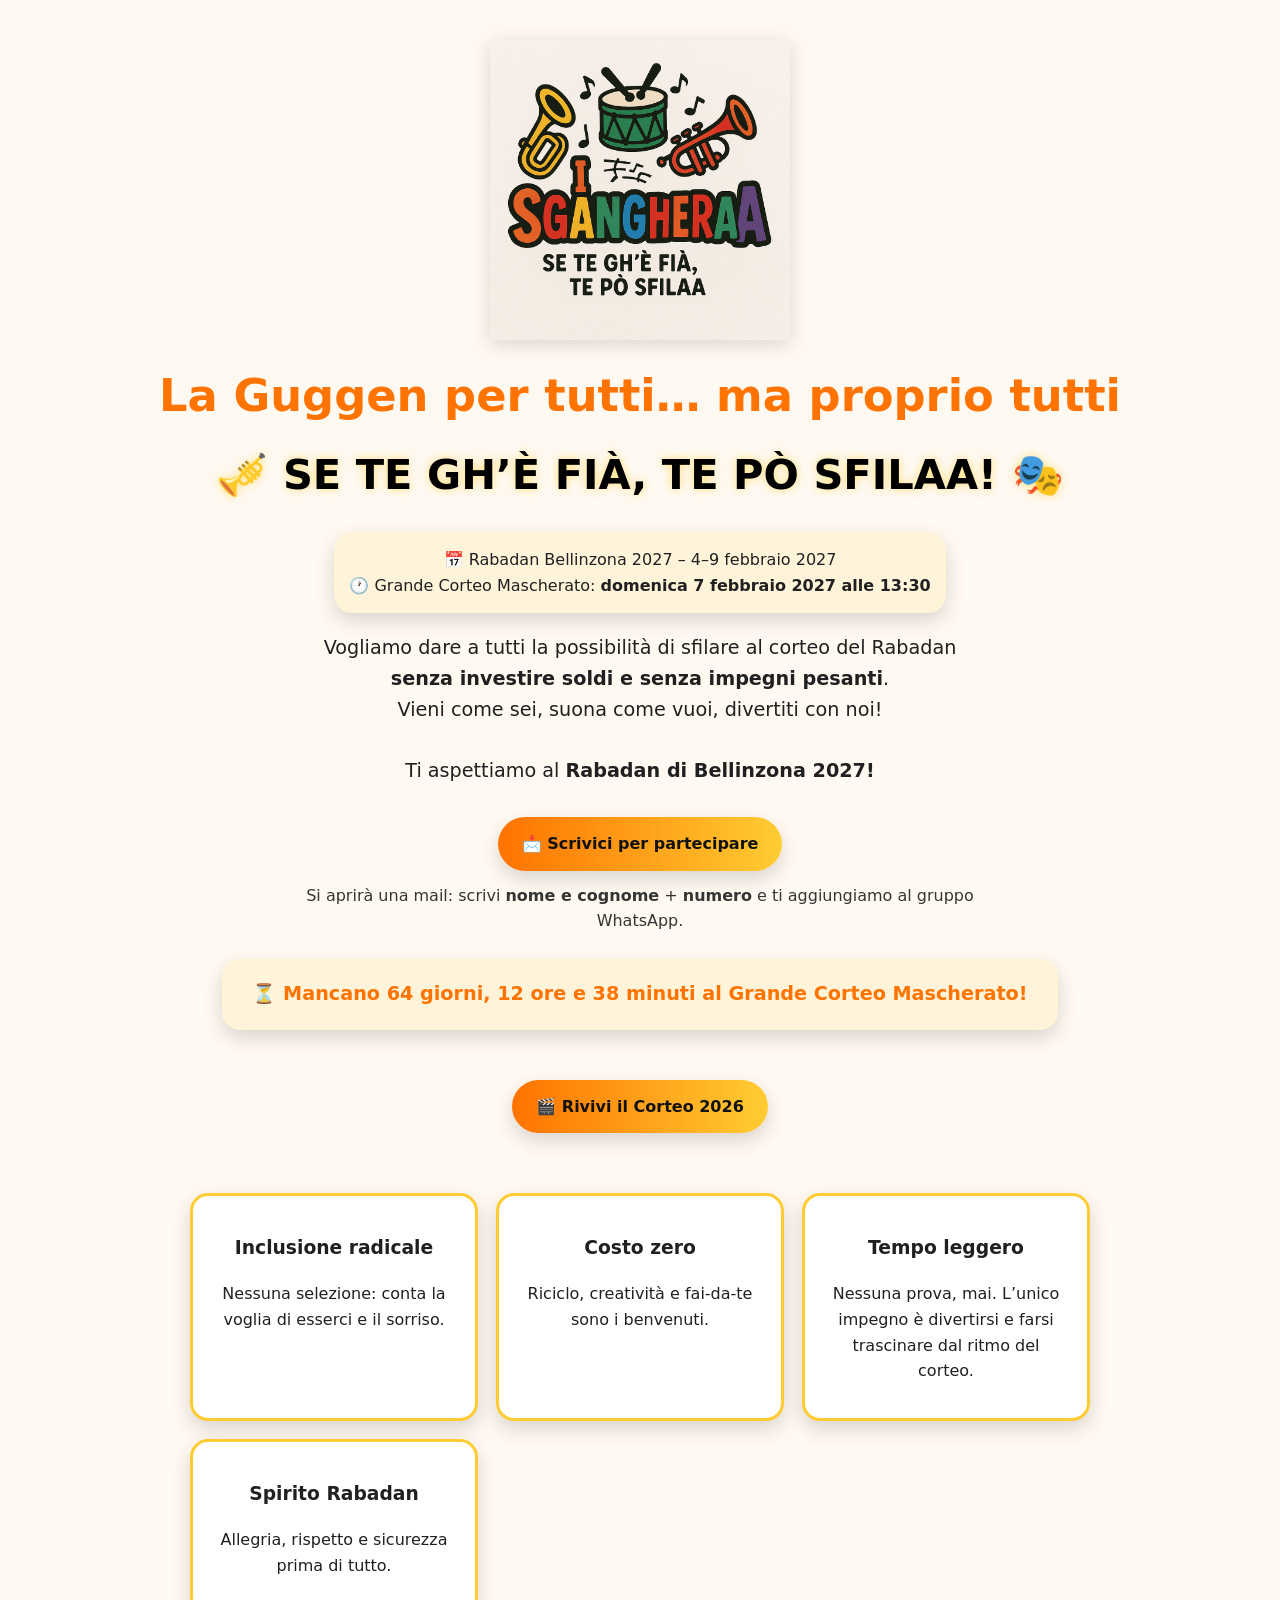
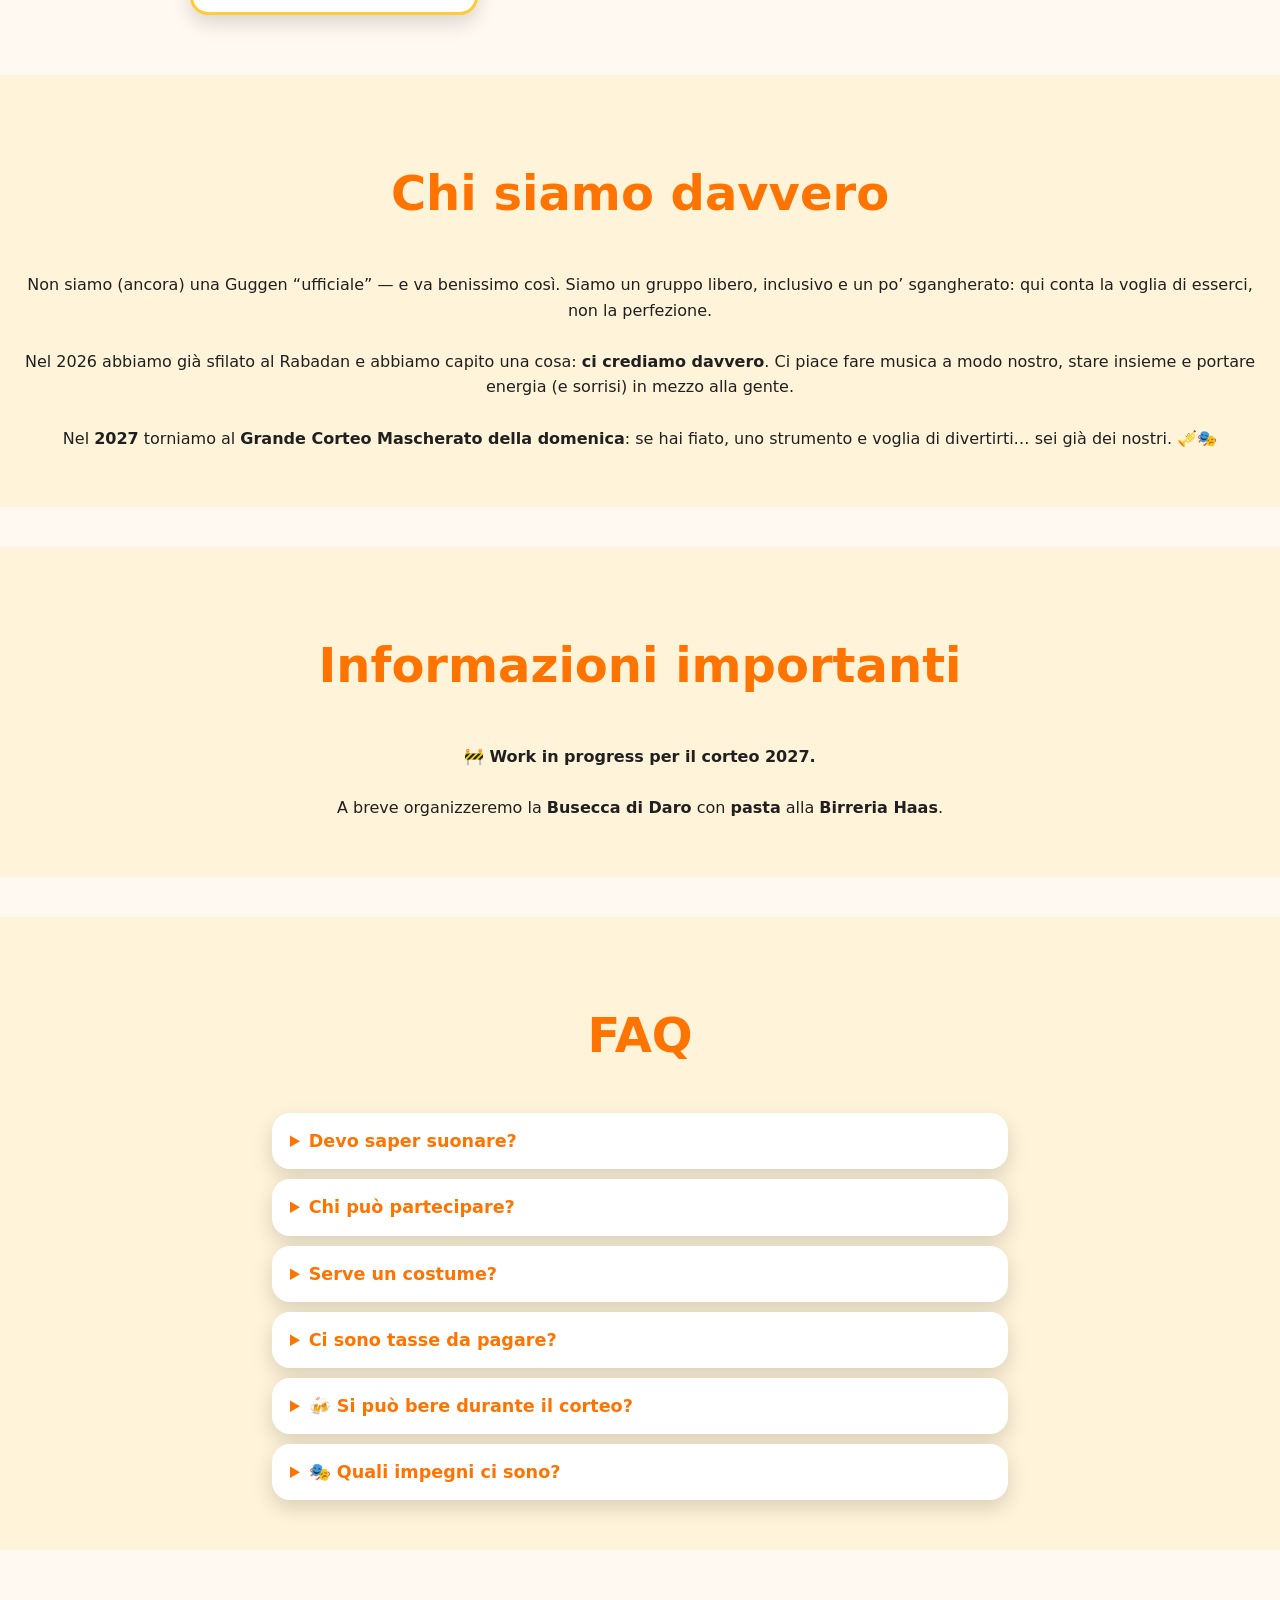
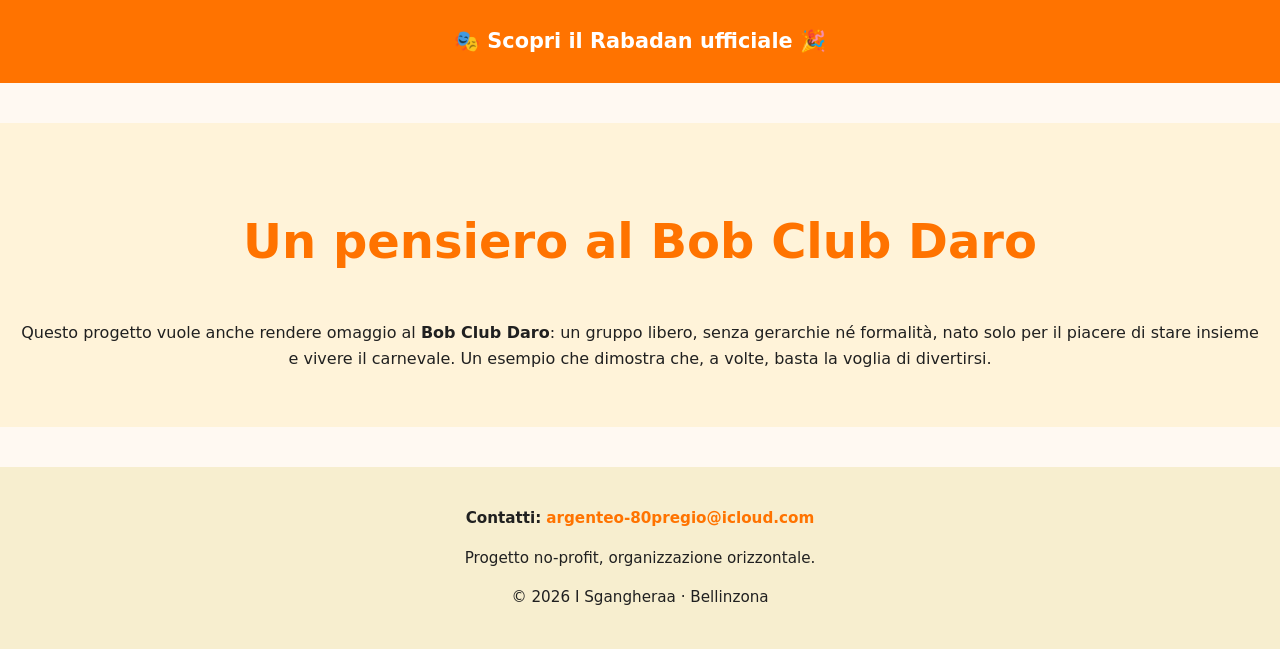
<file: index.html>
<!doctype html>
<html lang="it">
<head>
  <link rel="apple-touch-icon" href="/apple-touch-icon.png">
  <meta charset="utf-8" />
  <meta name="viewport" content="width=device-width, initial-scale=1" />
  <meta name="google-site-verification" content="Lo92_QvbOIfl9YP0vXEJNnoolpG29jd9ixlskFbYLes" />
  <title>I Sgangheraa – Guggen per tutti… ma proprio tutti</title>
  <meta name="description" content="I Sgangheraa sono la Guggen per tutti… ma proprio tutti. Nessuna tassa, nessuna selezione: vieni come sei, porta lo strumento che vuoi e divertiti al Rabadan!" />

  <link rel="stylesheet" href="styles.css">
  
</head>
<body>

  <!-- LOGO -->
  <img src="36B072D6-93D5-4536-93D0-DBE9D4705F8F.png" alt="Logo I Sgangheraa" class="logo" />

  <h1>La Guggen per tutti… ma proprio tutti</h1>
  <div class="motto">🎺 SE TE GH’È FIÀ, TE PÒ SFILAA! 🎭</div>

  <div class="dates">
    📅 Rabadan Bellinzona 2027 – 4–9 febbraio 2027<br>
    🕐 Grande Corteo Mascherato: <strong>domenica 7 febbraio 2027 alle 13:30</strong>
  </div>

  <p class="intro">
    Vogliamo dare a tutti la possibilità di sfilare al corteo del Rabadan 
    <strong>senza investire soldi e senza impegni pesanti</strong>.<br>
    Vieni come sei, suona come vuoi, divertiti con noi!  
    <br><br>Ti aspettiamo al <strong>Rabadan di Bellinzona 2027!</strong>
  </p>

  <!-- BOTTONE EMAIL -->
  <a href="mailto:argenteo-80pregio@icloud.com?subject=Voglio%20partecipare%20alla%20Guggen%20I%20Sgangheraa&body=Ciao!%0D%0AMi%20chiamo%20_____%0D%0AIl%20mio%20numero%20è%20_____%0D%0AGrazie!" class="cta">
    📩 Scrivici per partecipare
  </a>
  <p style="margin:12px auto 0; max-width:700px; opacity:.9;">
    Si aprirà una mail: scrivi <strong>nome e cognome</strong> + <strong>numero</strong> e ti aggiungiamo al gruppo WhatsApp.
  </p>


  <!-- COUNTDOWN -->
  <div id="countdown">⏳ Calcolo del tempo rimanente...</div>
  
  <a class="cta" href="corteo-2026.html">
    🎬 Rivivi il Corteo 2026
  </a>

  <!-- VALORI -->
  <section class="values">
    <div class="card">
      <h3>Inclusione radicale</h3>
      <p>Nessuna selezione: conta la voglia di esserci e il sorriso.</p>
    </div>
    <div class="card">
      <h3>Costo zero</h3>
      <p>Riciclo, creatività e fai-da-te sono i benvenuti.</p>
    </div>
    <div class="card">
      <h3>Tempo leggero</h3>
      <p>Nessuna prova, mai. L’unico impegno è divertirsi e farsi trascinare dal ritmo del corteo.</p>
    </div>
    <div class="card">
      <h3>Spirito Rabadan</h3>
      <p>Allegria, rispetto e sicurezza prima di tutto.</p>
    </div>
  </section>

  <!-- CHI SIAMO DAVVERO -->
  <section class="about">
    <h2>Chi siamo davvero</h2>
    <p>
      Non siamo (ancora) una Guggen “ufficiale” — e va benissimo così. Siamo un gruppo libero, inclusivo e un po’ sgangherato:
      qui conta la voglia di esserci, non la perfezione.
      <br><br>
      Nel 2026 abbiamo già sfilato al Rabadan e abbiamo capito una cosa: <strong>ci crediamo davvero</strong>.
      Ci piace fare musica a modo nostro, stare insieme e portare energia (e sorrisi) in mezzo alla gente.
      <br><br>
      Nel <strong>2027</strong> torniamo al <strong>Grande Corteo Mascherato della domenica</strong>: se hai fiato, uno strumento e voglia di divertirti…
      sei già dei nostri. 🎺🎭
    </p>
  </section>

  <!-- INFORMAZIONI IMPORTANTI -->
  <section class="info">
    <h2>Informazioni importanti</h2>
    <p>
      🚧 <strong>Work in progress per il corteo 2027.</strong><br><br>
      A breve organizzeremo la <strong>Busecca di Daro</strong> con <strong>pasta</strong> alla <strong>Birreria Haas</strong>.
    </p>
  </section>

  <!-- FAQ -->
  <section class="faq">
    <h2>FAQ</h2>
    <details>
      <summary>Devo saper suonare?</summary>
      <p>No, devi solo portare uno strumento!</p>
    </details>
    <details>
      <summary>Chi può partecipare?</summary>
      <p>Tutti! Nessuna restrizione di età: bambini, adolescenti, adulti e pensionati.</p>
    </details>
    <details>
      <summary>Serve un costume?</summary>
      <p>No, va bene qualsiasi costume di carnevale, purché sia rispettoso e non offensivo per nessuno.</p>
    </details>
    <details>
      <summary>Ci sono tasse da pagare?</summary>
      <p>No, nessuna tassa! L’unico costo è il braccialetto necessario per partecipare al corteo del Rabadan.</p>
    </details>
    <details>
      <summary>🍻 Si può bere durante il corteo?</summary>
      <p>
        Durante il corteo <strong>niente alcolici in mano</strong>.<br>
        Prima e dopo si brinda volentieri, ma in sfilata rispetto per tutti,
        grandi e piccoli.
      </p>
    </details>
    <details>
      <summary>🎭 Quali impegni ci sono?</summary>
      <p>Solo divertimento, nessun obbligo!  
      Le Guggen tradizionali suonano ovunque, ma noi preferiamo la semplicità:  
      <strong>I Sgangheraa sfilano solo al Grande Corteo Mascherato della domenica</strong>.  
      Niente prove, niente tournée, solo un grande giorno di festa al Rabadan! 🎉</p>
    </details>
  </section>

  <!-- BANNER RABADAN -->
  <a href="https://rabadan.ch" target="_blank" class="banner">
  🎭 Scopri il Rabadan ufficiale 🎉
  </a>

  <section class="about">
    <h2>Un pensiero al Bob Club Daro</h2>
    <p>
      Questo progetto vuole anche rendere omaggio al <strong>Bob Club Daro</strong>:  
      un gruppo libero, senza gerarchie né formalità, nato solo per il piacere di stare insieme e vivere il carnevale.
      Un esempio che dimostra che, a volte, basta la voglia di divertirsi.
    </p>
  </section>
  
  <!-- FOOTER -->
  <footer>
    <p><strong>Contatti:</strong> <a href="mailto:argenteo-80pregio@icloud.com">argenteo-80pregio@icloud.com</a></p>
    <p>Progetto no-profit, organizzazione orizzontale.</p>
    <p>© <span id="year"></span> I Sgangheraa · Bellinzona</p>
  </footer>

  <!-- SCRIPT COUNTDOWN -->
  <script>
    const countdown = document.getElementById('countdown');
    const eventDate = new Date("February 7, 2027 13:30:00").getTime();

    function updateCountdown() {
      const now = new Date().getTime();
      const diff = eventDate - now;

      if (diff <= 0) {
        countdown.textContent = "🎉 È il grande giorno! Ci vediamo al corteo!";
        clearInterval(timer);
        return;
      }

      const days = Math.floor(diff / (1000 * 60 * 60 * 24));
      const hours = Math.floor((diff % (1000 * 60 * 60 * 24)) / (1000 * 60 * 60));
      const minutes = Math.floor((diff % (1000 * 60 * 60)) / (1000 * 60));

      countdown.textContent = `⏳ Mancano ${days} giorni, ${hours} ore e ${minutes} minuti al Grande Corteo Mascherato!`;
    }

    const timer = setInterval(updateCountdown, 60000);
    updateCountdown();

    document.getElementById('year').textContent = new Date().getFullYear();
  </script>

</body>
</html>
</file>
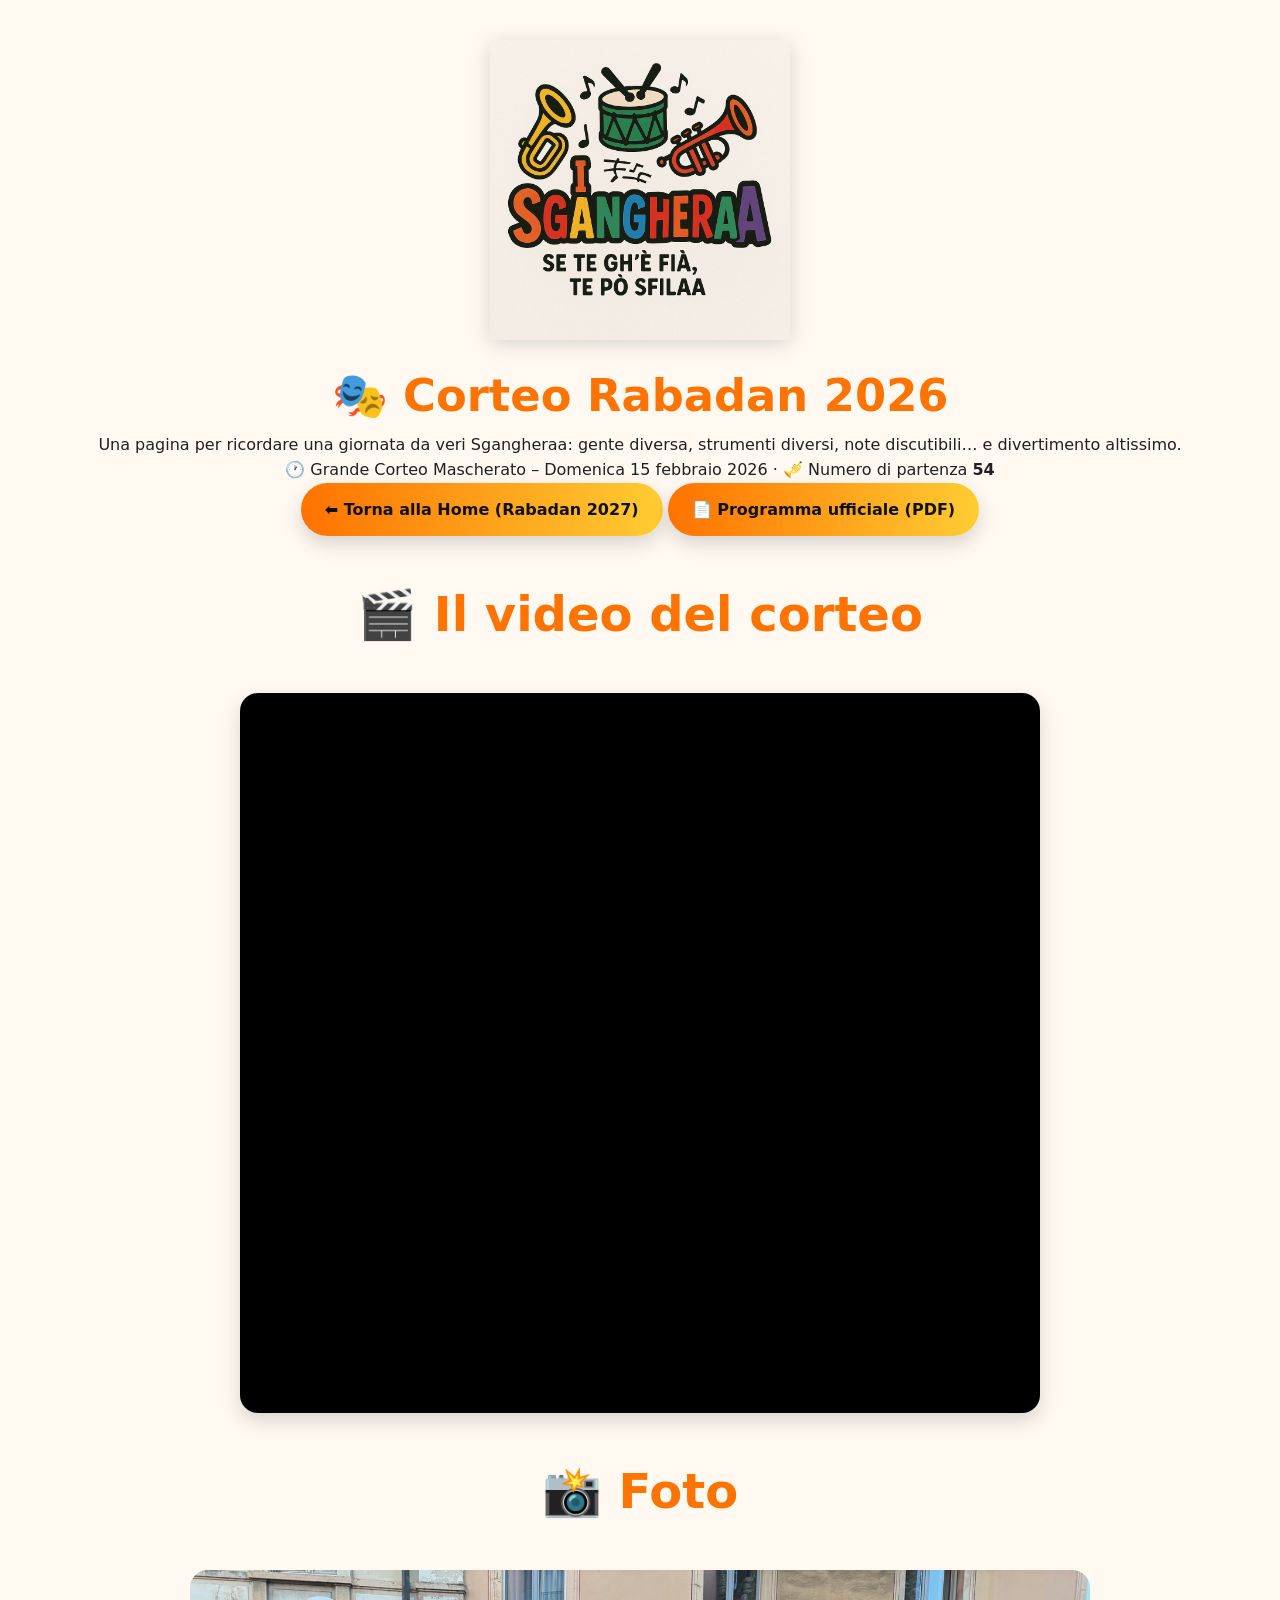
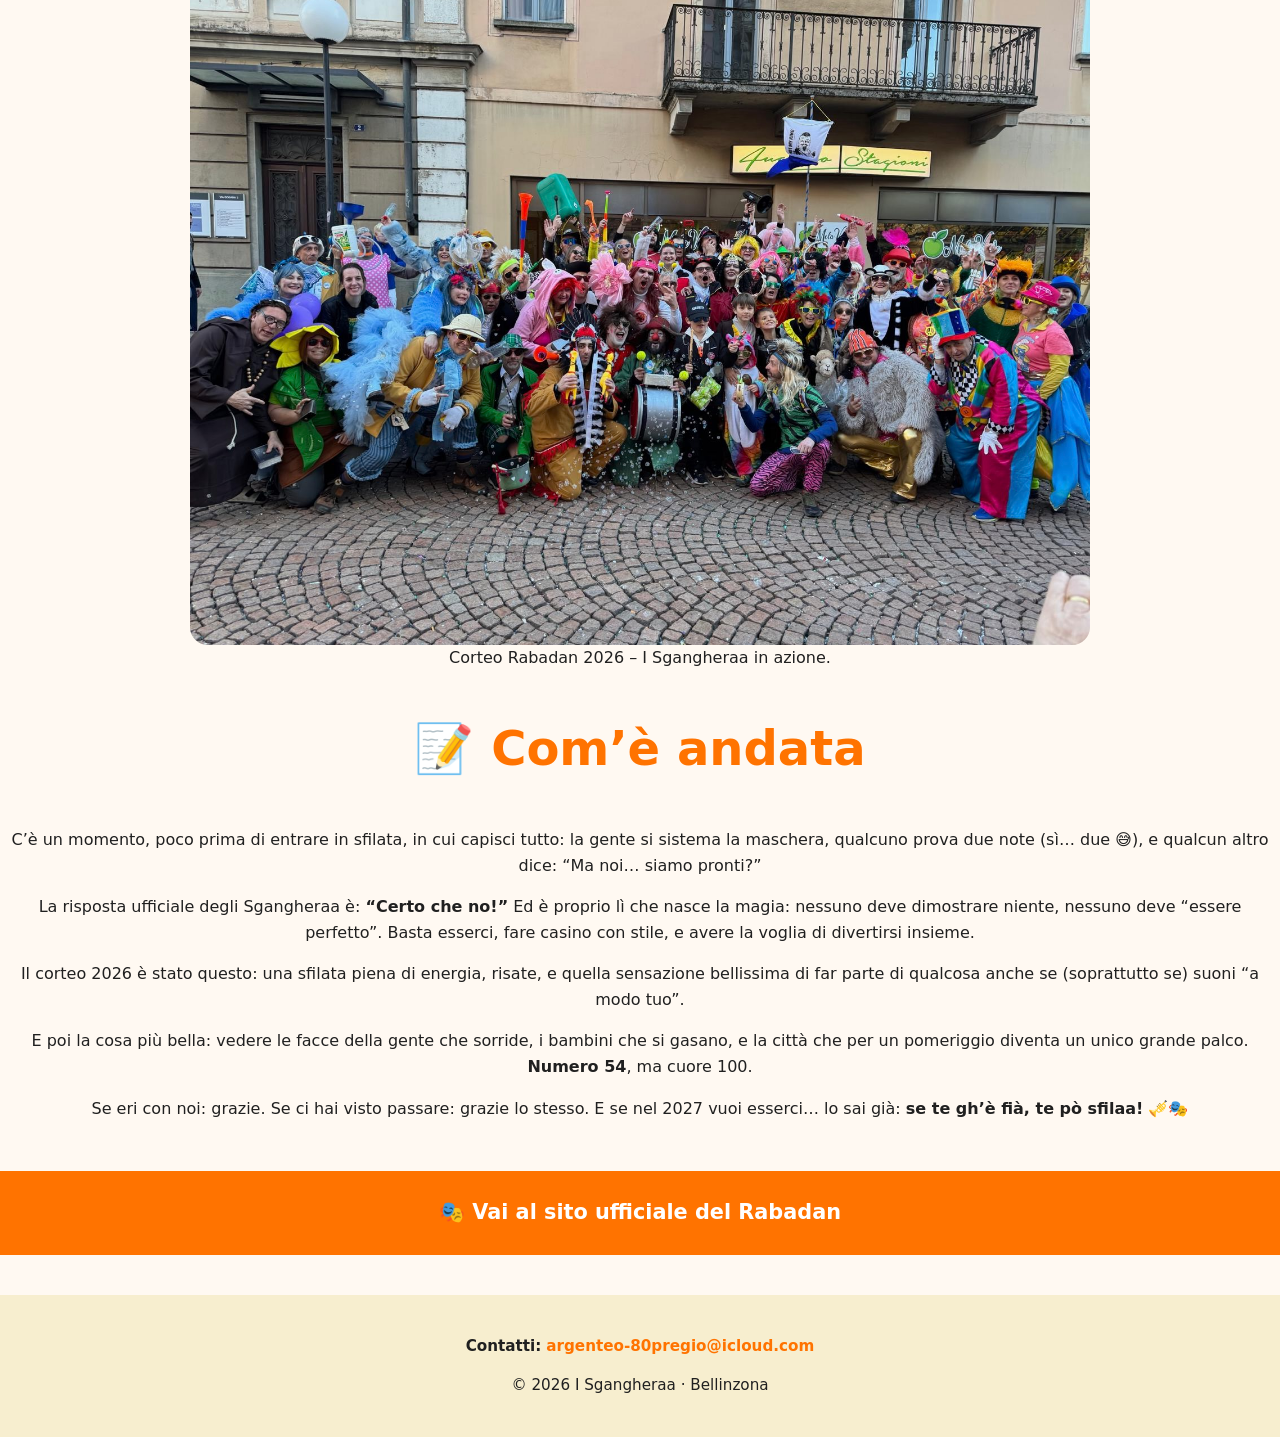
<file: corteo-2026.html>
<!doctype html>
<html lang="it">
<head>
  <link rel="apple-touch-icon" href="/apple-touch-icon.png">
  <meta charset="utf-8" />
  <meta name="viewport" content="width=device-width, initial-scale=1" />
  <title>Corteo 2026 – I Sgangheraa</title>
  <meta name="description" content="Rivivi il Corteo Rabadan 2026 con I Sgangheraa: video, foto, programma ufficiale e un piccolo racconto di com’è andata." />

  <link rel="stylesheet" href="styles.css">
  
</head>

<body>

  <img src="36B072D6-93D5-4536-93D0-DBE9D4705F8F.png" alt="Logo I Sgangheraa" class="logo" />

  <div class="wrap">
    <h1>🎭 Corteo Rabadan 2026</h1>

    <div class="subtitle">
      Una pagina per ricordare una giornata da veri Sgangheraa: gente diversa, strumenti diversi,
      note discutibili… e divertimento altissimo.
    </div>

    <div class="pill">
      🕐 Grande Corteo Mascherato – Domenica 15 febbraio 2026 · 🎺 Numero di partenza <strong>54</strong>
    </div>

    <div class="cta-row">
      <a class="cta" href="index.html">⬅ Torna alla Home (Rabadan 2027)</a>
      <a class="cta secondary" href="2026_PROGRAMMA_CORTEO_DOMENICA.pdf" target="_blank">📄 Programma ufficiale (PDF)</a>
    </div>

    <h2>🎬 Il video del corteo</h2>
    <div class="video-wrap">
      <iframe
        src="https://www.youtube.com/embed/6UjnSrIhOKA"
        title="Corteo Rabadan 2026 – I Sgangheraa"
        allow="accelerometer; autoplay; clipboard-write; encrypted-media; gyroscope; picture-in-picture; web-share"
        allowfullscreen>
      </iframe>
    </div>

    <h2>📸 Foto</h2>

    <div class="grid">
      <!-- FOTO 1 (già presente nel repo) -->
    <div class="photo">
      <img src="corteo-2026-01.jpeg" alt="Corteo Rabadan 2026">
      <div class="cap">Corteo Rabadan 2026 – I Sgangheraa in azione.</div>
    </div>

      <!--
      TEMPLATE: duplica questo blocco quando carichi nuove foto
      <div class="photo">
        <img src="NOMEFILE.jpg" alt="Descrizione">
        <div class="cap">Didascalia breve.</div>
      </div>
      -->
    </div>

    <h2>📝 Com’è andata</h2>
    <div class="story">
      <p>
        C’è un momento, poco prima di entrare in sfilata, in cui capisci tutto:
        la gente si sistema la maschera, qualcuno prova due note (sì… due 😅),
        e qualcun altro dice: “Ma noi… siamo pronti?”
      </p>
      <p>
        La risposta ufficiale degli Sgangheraa è: <strong>“Certo che no!”</strong>
        Ed è proprio lì che nasce la magia: nessuno deve dimostrare niente,
        nessuno deve “essere perfetto”. Basta esserci, fare casino con stile,
        e avere la voglia di divertirsi insieme.
      </p>
      <p>
        Il corteo 2026 è stato questo: una sfilata piena di energia, risate,
        e quella sensazione bellissima di far parte di qualcosa anche se
        (soprattutto se) suoni “a modo tuo”.
      </p>
      <p>
        E poi la cosa più bella: vedere le facce della gente che sorride,
        i bambini che si gasano, e la città che per un pomeriggio diventa
        un unico grande palco. <strong>Numero 54</strong>, ma cuore 100.
      </p>
      <p>
        Se eri con noi: grazie. Se ci hai visto passare: grazie lo stesso.
        E se nel 2027 vuoi esserci… lo sai già: <strong>se te gh’è fià, te pò sfilaa!</strong> 🎺🎭
      </p>
    </div>

    <a href="https://rabadan.ch" target="_blank" class="banner">
      🎭 Vai al sito ufficiale del Rabadan
    </a>

  </div>

  <footer>
    <p><strong>Contatti:</strong> <a href="mailto:argenteo-80pregio@icloud.com">argenteo-80pregio@icloud.com</a></p>
    <p>© 2026 I Sgangheraa · Bellinzona</p>
  </footer>

</body>
</html>
</file>
<file: styles.css>
:root {
      --bg: #fff9f2;
      --text: #202020;
      --accent: #ff7300;
      --accent2: #ffcc33;
      --accent3: #7cf0ae;
      --radius: 18px;
      --shadow: 0 8px 20px rgba(0,0,0,.15);
    }

    body {
      margin: 0;
      font-family: "Poppins", system-ui, -apple-system, sans-serif;
      background: var(--bg) url('https://www.transparenttextures.com/patterns/confetti.png');
      background-size: 400px;
      color: var(--text);
      text-align: center;
      line-height: 1.6;
    }

    img.logo {
      max-width: 300px;
      margin: 40px auto 20px;
      display: block;
      filter: drop-shadow(0 4px 10px rgba(0,0,0,.15));
    }

    h1 {
      font-size: clamp(1.8rem, 4vw, 2.8rem);
      margin: 0;
      color: var(--accent);
    }

    h2 {
      font-size: clamp(2rem, 5vw, 3rem);
      color: var(--accent);
      font-weight: 800;
      margin-top: 40px;
    }

    .motto {
      font-size: clamp(1.6rem, 5vw, 2.6rem);
      margin: 10px auto 24px;
      font-weight: 900;
      color: #000;
      text-shadow: 0 0 10px rgba(255,200,0,.5);
      animation: pulse 2.5s infinite ease-in-out;
    }

    @keyframes pulse {
      0%, 100% { transform: scale(1); }
      50% { transform: scale(1.05); }
    }

    .intro {
      max-width: 700px;
      margin: 0 auto 30px;
      font-size: 1.2rem;
    }

    .dates {
      background: #fff3d9;
      padding: 15px;
      margin: 0 auto 20px;
      border-radius: var(--radius);
      display: inline-block;
      box-shadow: var(--shadow);
    }

    .corteo-box {
      background: #e9f7f0;
      border-radius: var(--radius);
      padding: 20px;
      max-width: 700px;
      margin: 20px auto 30px;
      box-shadow:
        0 0 0 3px rgba(124, 240, 174, 0.35),
        var(--shadow);
    }

    .cta {
      display: inline-block;
      background: linear-gradient(90deg, var(--accent), var(--accent2));
      color: #111;
      padding: 14px 24px;
      border-radius: 999px;
      font-weight: 700;
      text-decoration: none;
      box-shadow: var(--shadow);
      transition: transform .2s;
    }

    .cta:hover {
      transform: scale(1.05);
    }

    #countdown {
      font-size: 1.2rem;
      margin: 25px auto 50px;
      padding: 20px 30px;
      background: #fff3d9;
      border-radius: var(--radius);
      display: block;
      width: fit-content;
      box-shadow: var(--shadow);
      font-weight: 600;
      color: var(--accent);
      text-align: center;
    }


    .values {
      display: grid;
      grid-template-columns: repeat(auto-fit, minmax(230px, 1fr));
      gap: 18px;
      max-width: 900px;
      margin: 60px auto;
      padding: 0 20px;
    }

    .card {
      background: white;
      border-radius: var(--radius);
      box-shadow: var(--shadow);
      padding: 18px;
      border: 3px solid var(--accent2);
    }

    .faq, .about, .info {
      background: #fff3d9;
      padding: 40px 20px;
      margin-top: 40px;
    }

    .faq details {
      max-width: 700px;
      margin: 10px auto;
      background: white;
      padding: 14px 18px;
      border-radius: var(--radius);
      box-shadow: var(--shadow);
      text-align: left;
    }

    .faq summary {
      font-weight: 700;
      color: var(--accent);
      cursor: pointer;
      font-size: 1.1rem;
    }

    .banner {
      margin-top: 50px;
      background: var(--accent);
      color: white;
      padding: 25px 10px;
      font-size: 1.3rem;
      font-weight: 700;
      text-decoration: none;
      display: block;
      border-radius: 0;
      transition: background .3s ease;
    }

    .banner:hover {
      background: #ffa733;
    }

    footer {
      margin-top: 40px;
      padding: 24px;
      background: #f7eecf;
      font-size: .95rem;
    }

    footer a {
      color: var(--accent);
      text-decoration: none;
      font-weight: 600;
    }

    .media {
      max-width: 900px;
      margin: 40px auto;
      padding: 0 20px;
    }
    
    .video-wrap {
      max-width: 800px;       /* puoi cambiare 800 */
      margin: 30px auto;
      border-radius: var(--radius);
      overflow: hidden;
      box-shadow: var(--shadow);
    }
    
    .video-wrap { 
        position: relative;
        padding-top: 56.25%; /* 16:9 */ 
        border-radius: var(--radius); 
        overflow: hidden; 
        box-shadow: var(--shadow); 
        background: #000; 
    } 
    
    .video-wrap iframe { 
        position: absolute; 
        inset: 0; 
        width: 100%; 
        height: 100%; 
        border: 0; 
    }

    .photo img {
      width: 100%;
      max-width: 900px;
      margin: 0 auto;
      display: block;
      border-radius: 18px;
    }
</file>
